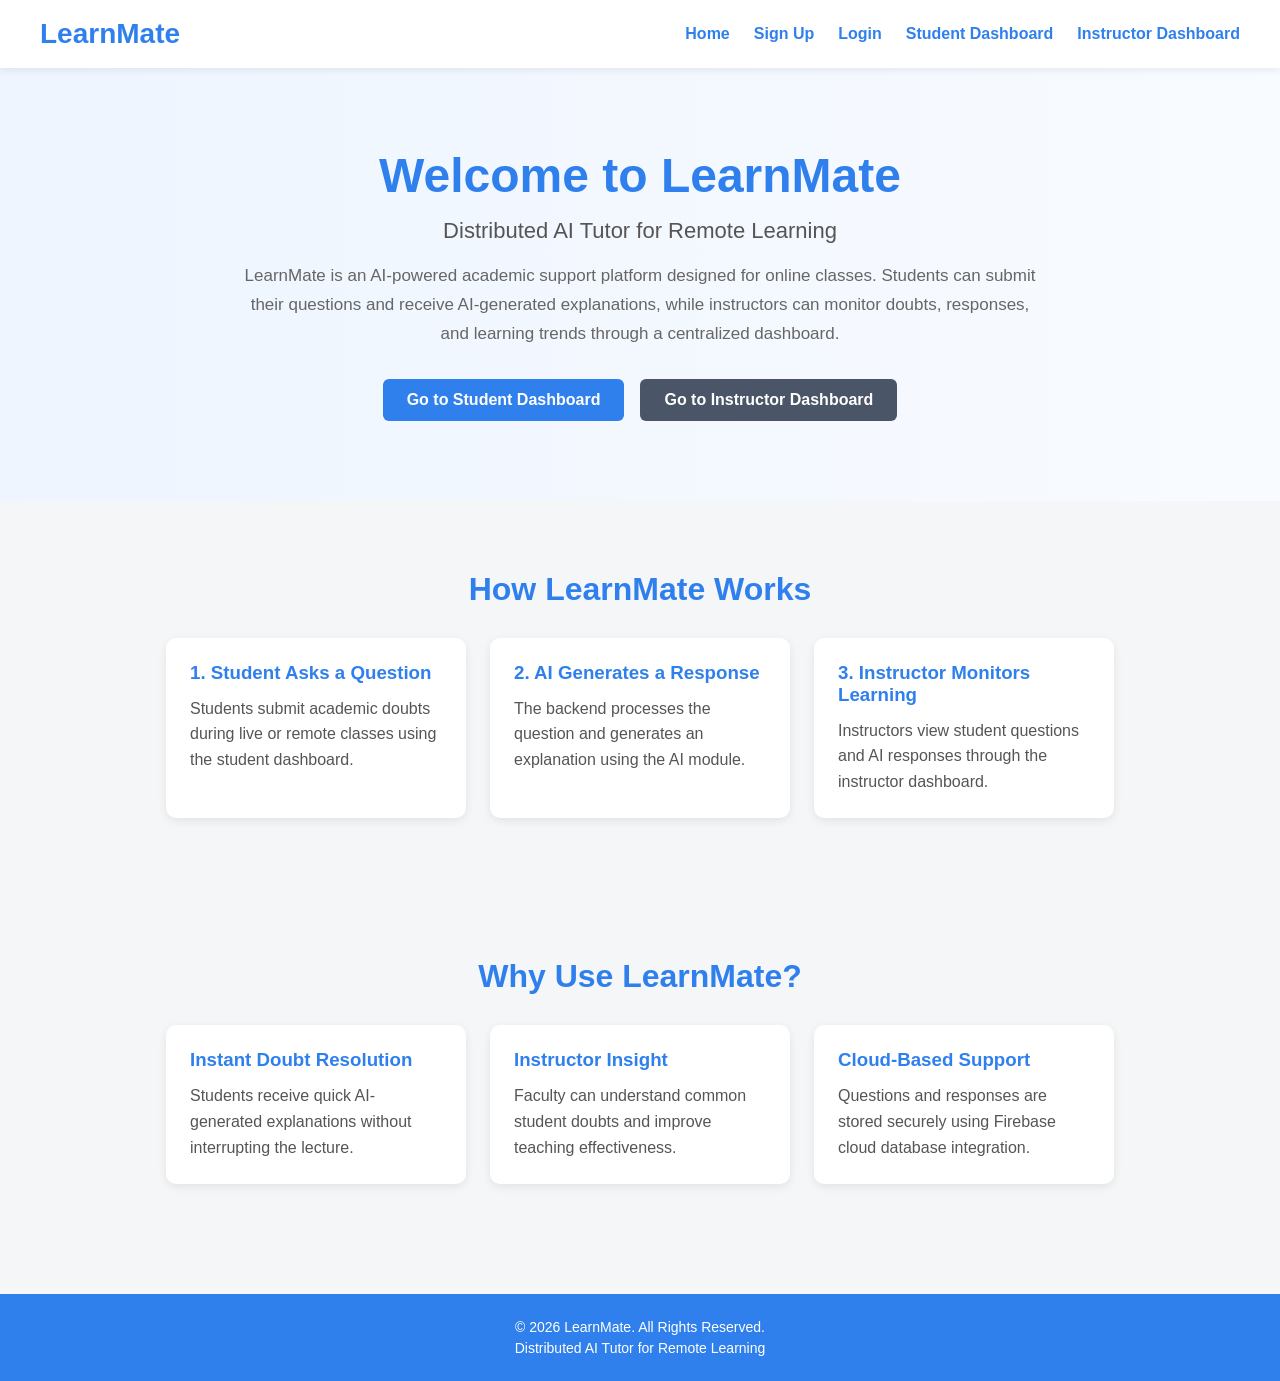
<file: frontend/index.html>
<!DOCTYPE html>
<html lang="en">
<head>
    <meta charset="UTF-8">
    <meta name="viewport" content="width=device-width, initial-scale=1.0">
    <title>LearnMate - Home</title>
    <link rel="stylesheet" href="style.css">
</head>
<body>

<nav class="navbar">
        <div class="logo">LearnMate</div>
        <div class="nav-links">
            <a href="index.html">Home</a>
            <a href="signup.html">Sign Up</a>
            <a href="login.html">Login</a>
            <a href="student.html">Student Dashboard</a>
            <a href="instructor.html">Instructor Dashboard</a>
        </div>
    </nav>
	
	

    <section class="home-hero">
        <div class="home-content">
            <h1>Welcome to LearnMate</h1>
            <p class="tagline">Distributed AI Tutor for Remote Learning</p>
            <p class="description">
                LearnMate is an AI-powered academic support platform designed for online classes.
                Students can submit their questions and receive AI-generated explanations, while instructors
                can monitor doubts, responses, and learning trends through a centralized dashboard.
            </p>

            <div class="buttons">
                <a class="btn" href="student.html">Go to Student Dashboard</a>
                <a class="btn secondary-btn" href="instructor.html">Go to Instructor Dashboard</a>
            </div>
        </div>
    </section>

    <section class="workflow">
        <h2>How LearnMate Works</h2>

        <div class="workflow-box">
            <div class="step">
                <h3>1. Student Asks a Question</h3>
                <p>Students submit academic doubts during live or remote classes using the student dashboard.</p>
            </div>

            <div class="step">
                <h3>2. AI Generates a Response</h3>
                <p>The backend processes the question and generates an explanation using the AI module.</p>
            </div>

            <div class="step">
                <h3>3. Instructor Monitors Learning</h3>
                <p>Instructors view student questions and AI responses through the instructor dashboard.</p>
            </div>
        </div>
    </section>

    <section class="features-section">
        <h2>Why Use LearnMate?</h2>
        <div class="workflow-box">
            <div class="step">
                <h3>Instant Doubt Resolution</h3>
                <p>Students receive quick AI-generated explanations without interrupting the lecture.</p>
            </div>

            <div class="step">
                <h3>Instructor Insight</h3>
                <p>Faculty can understand common student doubts and improve teaching effectiveness.</p>
            </div>

            <div class="step">
                <h3>Cloud-Based Support</h3>
                <p>Questions and responses are stored securely using Firebase cloud database integration.</p>
            </div>
        </div>
    </section>

    <footer class="footer">
        <p>© 2026 LearnMate. All Rights Reserved.</p>
        <p>Distributed AI Tutor for Remote Learning</p>
    </footer>

</body>
</html>
</file>
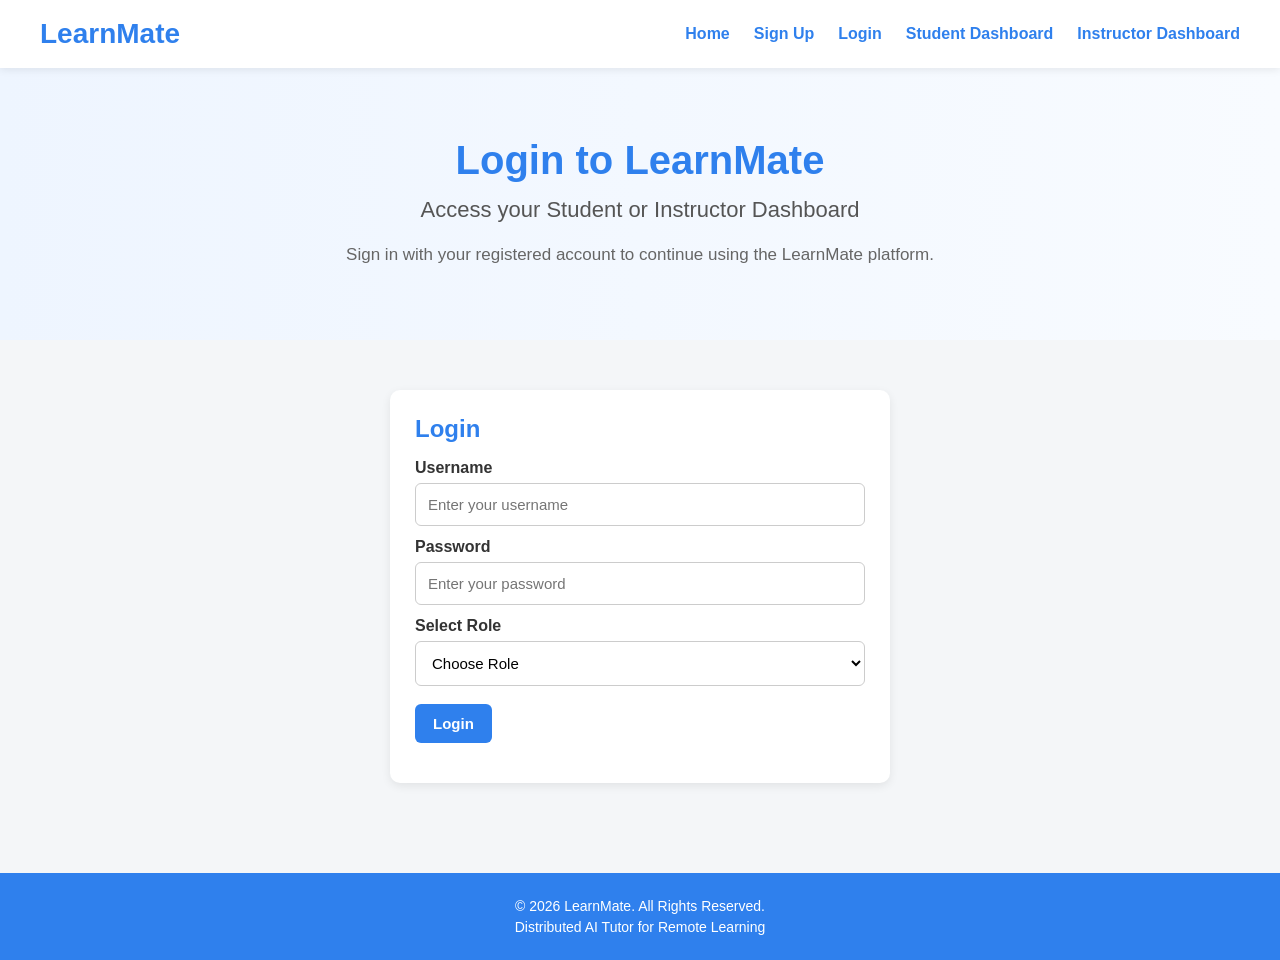
<file: frontend/instructor.html>
<!DOCTYPE html>
<html lang="en">
<head>
    <meta charset="UTF-8">
    <meta name="viewport" content="width=device-width, initial-scale=1.0">
    <title>LearnMate - Instructor Dashboard</title>
    <link rel="stylesheet" href="style.css">
</head>
<body>

    <nav class="navbar">
        <div class="logo">LearnMate</div>
        <div class="nav-links" id="navLinks"></div>
    </nav>

    <section class="instructor-dashboard">
        <h1>Instructor Dashboard</h1>
        <p class="dashboard-subtitle">Monitor student questions, AI-generated responses, feedback, and subject-wise trends</p>

        <div class="analytics-grid">
            <div class="analytics-card">
                <h3>Total Questions</h3>
                <p id="totalQuestions">0</p>
            </div>

            <div class="analytics-card">
                <h3>Not Satisfied Alerts</h3>
                <p id="notSatisfiedCount">0</p>
            </div>

            <div class="analytics-card">
                <h3>Topic Analytics</h3>
                <ul id="topicAnalyticsList">
                    <li>No topic analytics available yet.</li>
                </ul>
            </div>
        </div>

        <div class="dashboard-topbar">

            <div class="left">
                <div id="subj_filter">
                    <label for="subjectFilter"><b>Filter by Subject:</b></label>
                    <select id="subjectFilter" onchange="loadQuestions()">
                        <option value="All">All Subjects</option>
                    </select>
                </div>
                <button onclick="loadQuestions()">↻ Refresh Questions</button>
            </div>

            <div class="middle">
                <div id="subjectLabel" style="display:none;">
                    <div class="subject-name-display" id="subjectLabelText"></div>
                </div>
                <p id="lastUpdated" class="last-updated">Last Updated: --</p>
            </div>

            <div class="right">
                <button class="single-date-btn" onclick="document.getElementById('singleDate').showPicker()">
                    <span>📅</span>
                    <span id="dateDisplay">Select Date</span>
                </button>
                <input type="date" id="singleDate" onchange="onSingleDateChange(this.value)" style="position:absolute;opacity:0;pointer-events:none;width:0;height:0;" />
                <div class="date_name">
                    <button id="btnToday" onclick="setToday()">Today</button>
                    <button id="btnWeek" onclick="setThisWeek()">This Week</button>
                    <button id="btnClear" class="clear-btn" onclick="clearDateFilter()">Clear</button>
                </div>
            </div>

        </div>

        <div class="table-container">
            <table id="questionTable">
                <thead>
                    <tr>
                        <th>Student</th>
                        <th>Subject</th>
                        <th>Question</th>
                        <th>AI Response</th>
                        <th>Time</th>
                        <th>Feedback</th>
                    </tr>
                </thead>
                <tbody>
                    <tr>
                        <td colspan="6" style="text-align:center;">No questions available yet.</td>
                    </tr>
                </tbody>
            </table>
        </div>
    </section>

    <footer class="footer">
        <p>© 2026 LearnMate. All Rights Reserved.</p>
        <p>Distributed AI Tutor for Remote Learning</p>
    </footer>

    <script>
        let instructorSubject = "All";
        let allQuestions = [];
        let activeDateMode = null; 
        function loadInstructorNavbar() {
            const user = JSON.parse(localStorage.getItem("learnmateUser"));

            if (!user || user.role !== "instructor") {
                alert("Please login as an instructor first.");
                window.location.href = "login.html";
                return;
            }

            instructorSubject = user.subject || "All";

            document.getElementById("navLinks").innerHTML = `
                <a href="index.html">Home</a>
                <a href="instructor.html">Instructor Dashboard</a>
                <a href="#" onclick="logoutUser()">Logout</a>
            `;

            if (instructorSubject && instructorSubject !== "All") {
                document.getElementById("subj_filter").style.display = "none";
                document.getElementById("subjectLabel").style.display = "block";
                document.getElementById("subjectLabelText").textContent = instructorSubject;
            } else {
                document.getElementById("subj_filter").style.display = "block";
                document.getElementById("subjectLabel").style.display = "none";
            }
        }

        function logoutUser() {
            localStorage.removeItem("learnmateUser");
            window.location.href = "login.html";
        }

        function getActiveSubject() {
            if (instructorSubject && instructorSubject !== "All") return instructorSubject;
            return document.getElementById("subjectFilter").value;
        }

        function toDateString(date) {
            const year = date.getFullYear();
            const month = String(date.getMonth() + 1).padStart(2, "0");
            const day = String(date.getDate()).padStart(2, "0");
            return `${year}-${month}-${day}`;
        }

        function fmt(d) {
            return d.toLocaleDateString('en-US', { month: 'short', day: 'numeric', year: 'numeric' });
        }

        function setQuickActive(id) {
            ['btnToday', 'btnWeek'].forEach(b => document.getElementById(b).classList.remove('active'));
            if (id) document.getElementById(id).classList.add('active');
        }

        function onSingleDateChange(val) {
            setQuickActive(null);
            if (!val) { clearDateFilter(); return; }
            activeDateMode = 'single';
            const d = new Date(val + 'T00:00:00');
            document.getElementById('dateDisplay').textContent = fmt(d);
            applyDateFilter();
        }

        function setToday() {
            const today = toDateString(new Date());
            document.getElementById("singleDate").value = today;
            document.getElementById("dateDisplay").textContent = "Today — " + fmt(new Date());
            activeDateMode = 'today';
            setQuickActive('btnToday');
            applyDateFilter();
        }

        function setThisWeek() {
            const now = new Date();
            const dayOfWeek = now.getDay();
            const monday = new Date(now);
            monday.setDate(now.getDate() - (dayOfWeek === 0 ? 6 : dayOfWeek - 1));
            document.getElementById("singleDate").value = "";
            document.getElementById("dateDisplay").textContent = fmt(monday) + " – " + fmt(now);
            activeDateMode = 'week';
            setQuickActive('btnWeek');
            document.getElementById("singleDate").dataset.weekFrom = toDateString(monday);
            document.getElementById("singleDate").dataset.weekTo = toDateString(now);
            applyDateFilter();
        }

        function clearDateFilter() {
            document.getElementById("singleDate").value = "";
            document.getElementById("dateDisplay").textContent = "Select Date";
            activeDateMode = null;
            setQuickActive(null);
            applyDateFilter();
        }

        function applyDateFilter() {
            let filtered = [...allQuestions];

            if (activeDateMode === 'single' || activeDateMode === 'today') {
                const val = document.getElementById("singleDate").value;
                if (val) {
                    const from = new Date(val + "T00:00:00");
                    const to = new Date(val + "T23:59:59");
                    filtered = filtered.filter(q => {
                        const t = new Date(q.timestamp);
                        return t >= from && t <= to;
                    });
                }
            } else if (activeDateMode === 'week') {
                const fromVal = document.getElementById("singleDate").dataset.weekFrom;
                const toVal = document.getElementById("singleDate").dataset.weekTo;
                if (fromVal) {
                    const from = new Date(fromVal + "T00:00:00");
                    filtered = filtered.filter(q => new Date(q.timestamp) >= from);
                }
                if (toVal) {
                    const to = new Date(toVal + "T23:59:59");
                    filtered = filtered.filter(q => new Date(q.timestamp) <= to);
                }
            }

            document.getElementById("totalQuestions").innerText = filtered.length;

            const notSatisfiedCount = filtered.filter(q => q.satisfaction_status === "not_satisfied").length;
            document.getElementById("notSatisfiedCount").innerText = notSatisfiedCount + " / " + filtered.length;

            renderTable(filtered);
        }

        function renderTable(questions) {
            const tableBody = document.querySelector("#questionTable tbody");
            tableBody.innerHTML = "";

            if (!questions || questions.length === 0) {
                tableBody.innerHTML =
                    '<tr><td colspan="6" style="text-align:center;">No questions found for selected date range.</td></tr>';
                return;
            }

            questions.forEach(q => {
                const row = document.createElement("tr");

                let feedbackText = "Pending";
                if (q.satisfaction_status === "satisfied") feedbackText = "Satisfied";
                else if (q.satisfaction_status === "not_satisfied") feedbackText = "Not Satisfied";

                row.innerHTML =
                    "<td>" + q.student_name + "</td>" +
                    "<td>" + (q.subject || "-") + "</td>" +
                    "<td>" + q.question_text + "</td>" +
                    "<td>" + q.ai_response + "</td>" +
                    "<td>" + new Date(q.timestamp).toLocaleString('en-US', {
                        timeZone: 'America/New_York',
                        year: 'numeric',
                        month: 'short',
                        day: 'numeric',
                        hour: '2-digit',
                        minute: '2-digit',
                        second: '2-digit'
                    }) + "</td>" +
                    "<td>" + feedbackText + "</td>";

                tableBody.appendChild(row);
            });
        }

        async function loadQuestions() {
            try {
                const activeSubject = getActiveSubject();
                const response = await fetch("https://learnmate-backend-a96w.onrender.com/instructor-dashboard?subject=" + encodeURIComponent(activeSubject));
                const data = await response.json();

                document.getElementById("lastUpdated").innerText =
                    "Last Updated: " + new Date().toLocaleTimeString();

                allQuestions = data.questions || [];

                if (instructorSubject === "All") {
                    const subjectFilter = document.getElementById("subjectFilter");
                    const currentValue = subjectFilter.value;
                    subjectFilter.innerHTML = '<option value="All">All Subjects</option>';
                    (data.subjects || []).forEach(subject => {
                        const option = document.createElement("option");
                        option.value = subject;
                        option.textContent = subject;
                        subjectFilter.appendChild(option);
                    });
                    if ([...subjectFilter.options].some(o => o.value === currentValue)) {
                        subjectFilter.value = currentValue;
                    } else {
                        subjectFilter.value = "All";
                    }
                }

                const topicList = document.getElementById("topicAnalyticsList");
                topicList.innerHTML = "";
                const topicEntries = Object.entries(data.topic_analytics || {})
                    .sort((a, b) => b[1] - a[1])
                    .slice(0, 5);

                if (topicEntries.length === 0) {
                    topicList.innerHTML = "<li>No topic analytics available yet.</li>";
                } else {
                    topicEntries.forEach(([topic, count]) => {
                        const li = document.createElement("li");
                        li.innerHTML = "<b>" + topic + "</b> — " + count + " question(s)";
                        topicList.appendChild(li);
                    });
                }

                applyDateFilter();

            } catch (error) {
                const tableBody = document.querySelector("#questionTable tbody");
                tableBody.innerHTML =
                    '<tr><td colspan="6" style="text-align:center;">Unable to load instructor dashboard data.</td></tr>';
                document.getElementById("topicAnalyticsList").innerHTML =
                    "<li>Unable to load topic analytics.</li>";
                document.getElementById("notSatisfiedCount").innerText = "0";
            }
        }

        async function initDashboard() {
            loadInstructorNavbar();

            if (instructorSubject === "All") {
                try {
                    const response = await fetch("https://learnmate-backend-a96w.onrender.com/instructor-dashboard?subject=All");
                    const data = await response.json();
                    const subjectFilter = document.getElementById("subjectFilter");
                    subjectFilter.innerHTML = '<option value="All">All Subjects</option>';
                    (data.subjects || []).forEach(subject => {
                        const option = document.createElement("option");
                        option.value = subject;
                        option.textContent = subject;
                        subjectFilter.appendChild(option);
                    });
                } catch (e) {
                    console.error("Failed to load subjects:", e);
                }
            }

            loadQuestions();
            setInterval(loadQuestions, 5000);
        }

        initDashboard();
    </script>

</body>
</html>
</file>
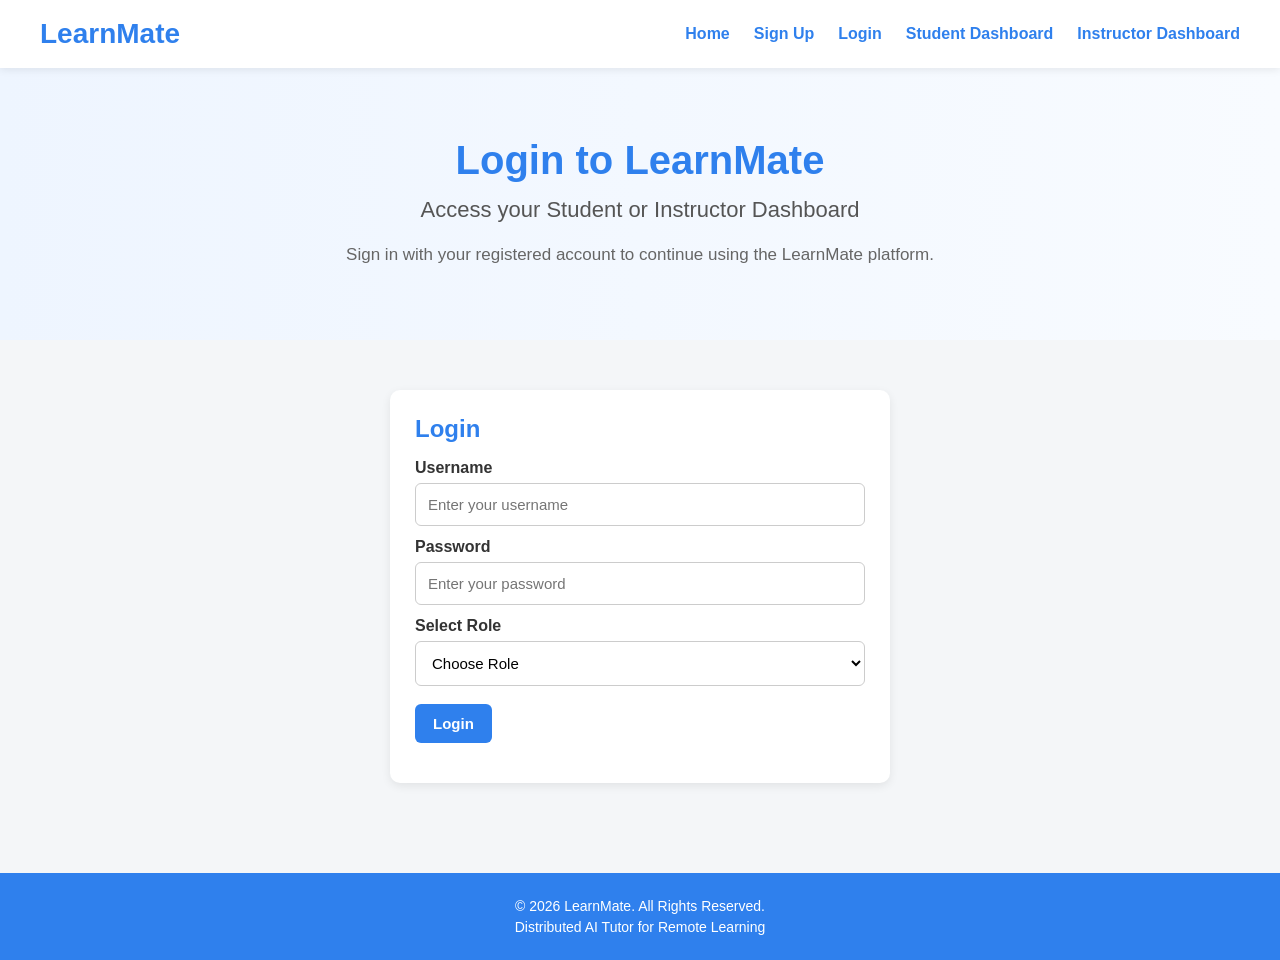
<file: frontend/login.html>
<!DOCTYPE html>
<html lang="en">
<head>
    <meta charset="UTF-8">
    <meta name="viewport" content="width=device-width, initial-scale=1.0">
    <title>LearnMate - Login</title>
    <link rel="stylesheet" href="style.css">
</head>
<body>

    <nav class="navbar">
        <div class="logo">LearnMate</div>
        <div class="nav-links">
            <a href="index.html">Home</a>
            <a href="signup.html">Sign Up</a>
            <a href="login.html">Login</a>
            <a href="student.html">Student Dashboard</a>
            <a href="instructor.html">Instructor Dashboard</a>
        </div>
    </nav>

    <section class="hero">
        <div class="hero-text">
            <h1>Login to LearnMate</h1>
            <p class="tagline">Access your Student or Instructor Dashboard</p>
            <p class="description">
                Sign in with your registered account to continue using the LearnMate platform.
            </p>
        </div>
    </section>

    <section class="dashboard">
        <div class="ask-section" style="max-width:500px; margin:auto;">
            <h2>Login</h2>

            <label for="username">Username</label>
            <input type="text" id="username" placeholder="Enter your username">

            <label for="password">Password</label>
            <input type="password" id="password" placeholder="Enter your password">

            <label for="role">Select Role</label>
            <select id="role" onchange="handleRoleChange()">
                <option value="">Choose Role</option>
                <option value="student">Student</option>
                <option value="instructor">Instructor</option>
            </select>

            <div id="subjectDiv" style="display:none; margin-top:8px;">
                <label for="instructorSubject">Your Subject</label>
                <select id="instructorSubject">
                    <option value="">Select your subject</option>
                    <option value="Distributed Systems">Distributed Systems</option>
                    <option value="English">English</option>
                    <option value="Math">Math</option>
                    <option value="Database Systems">Database Systems</option>
                    <option value="Cloud Computing">Cloud Computing</option>
                    <option value="All">All Subjects</option>
                </select>
            </div>

            <button onclick="loginUser()">Login</button>

            <p id="loginMessage" style="margin-top:15px; color:#2f80ed;"></p>
        </div>
    </section>

    <footer class="footer">
        <p>© 2026 LearnMate. All Rights Reserved.</p>
        <p>Distributed AI Tutor for Remote Learning</p>
    </footer>

    <script>
        function handleRoleChange() {
            const role = document.getElementById("role").value;
            const subjectDiv = document.getElementById("subjectDiv");
            subjectDiv.style.display = role === "instructor" ? "block" : "none";
            if (role !== "instructor") {
                document.getElementById("instructorSubject").value = "";
            }
        }

        async function loginUser() {
            const username = document.getElementById("username").value.trim();
            const password = document.getElementById("password").value.trim();
            const role = document.getElementById("role").value;
            const message = document.getElementById("loginMessage");

            if (username === "" || password === "" || role === "") {
                message.innerText = "Please fill all fields.";
                return;
            }

            if (role === "instructor") {
                const subject = document.getElementById("instructorSubject").value;
                if (!subject) {
                    message.innerText = "Please select your subject.";
                    return;
                }
            }

            try {
                const response = await fetch("https://learnmate-backend-a96w.onrender.com/login", {
                    method: "POST",
                    headers: {
                        "Content-Type": "application/json"
                    },
                    body: JSON.stringify({
                        username: username,
                        password: password,
                        role: role
                    })
                });

                const result = await response.json();
                message.innerText = result.message;

                if (result.message === "Login successful") {
                    if (result.role === "instructor") {
                        result.subject = document.getElementById("instructorSubject").value;
                    }

                    localStorage.setItem("learnmateUser", JSON.stringify(result));

                    if (result.role === "student") {
                        setTimeout(() => {
                            window.location.href = "student.html";
                        }, 1000);
                    } else if (result.role === "instructor") {
                        setTimeout(() => {
                            window.location.href = "instructor.html";
                        }, 1000);
                    }
                }
            } catch (error) {
                message.innerText = "Unable to connect to the backend server.";
            }
        }
    </script>

</body>
</html>
</file>
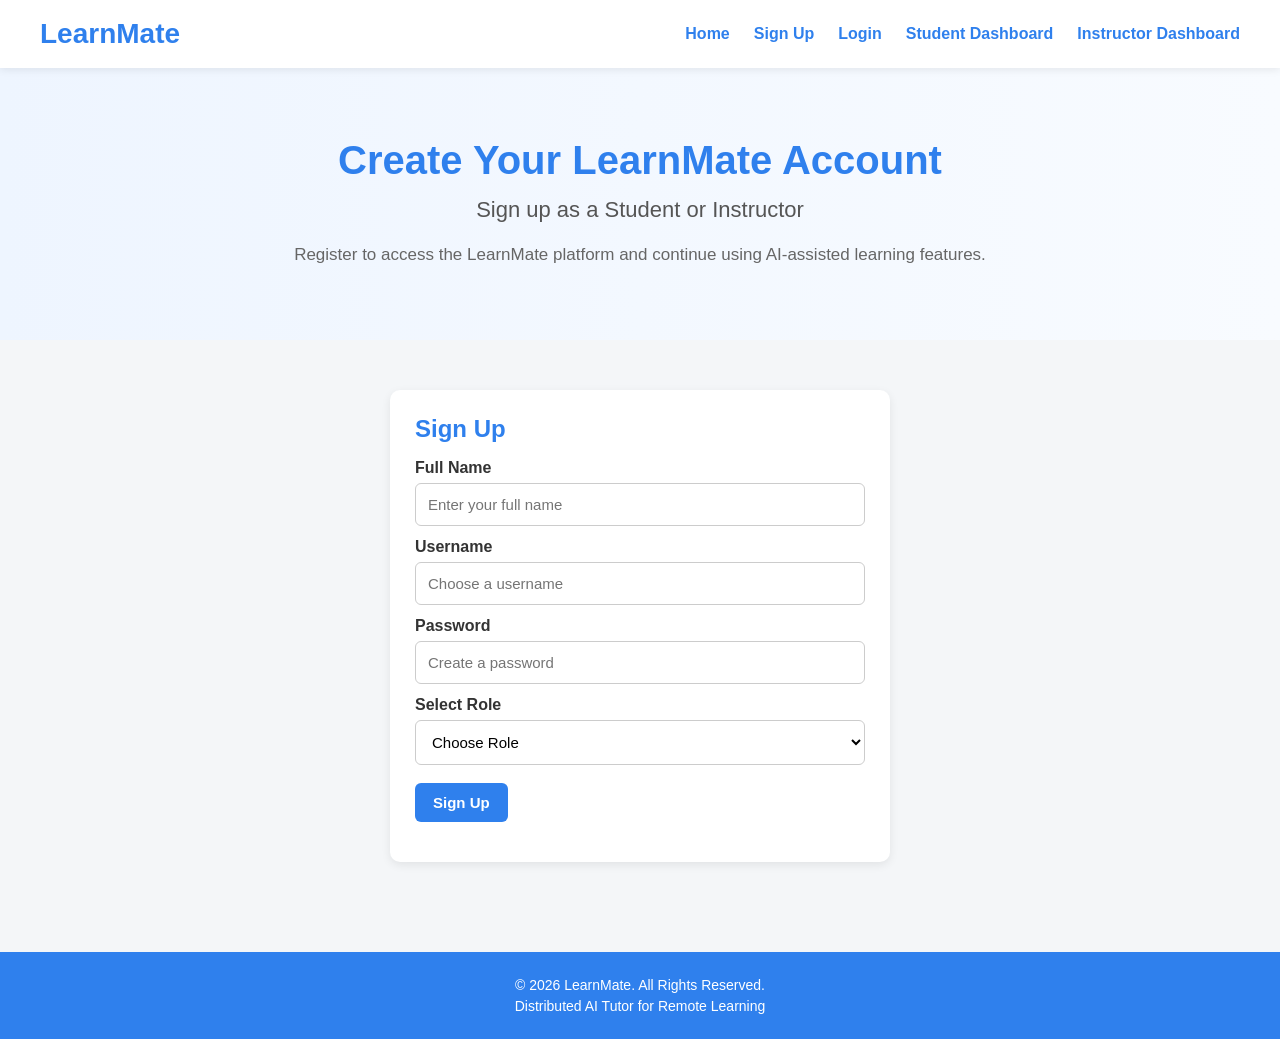
<file: frontend/signup.html>
<!DOCTYPE html>
<html lang="en">
<head>
    <meta charset="UTF-8">
    <meta name="viewport" content="width=device-width, initial-scale=1.0">
    <title>LearnMate - Sign Up</title>
    <link rel="stylesheet" href="style.css">
</head>
<body>

    <nav class="navbar">
        <div class="logo">LearnMate</div>
        <div class="nav-links">
            <a href="index.html">Home</a>
            <a href="signup.html">Sign Up</a>
            <a href="login.html">Login</a>
            <a href="student.html">Student Dashboard</a>
            <a href="instructor.html">Instructor Dashboard</a>
        </div>
    </nav>

    <section class="hero">
        <div class="hero-text">
            <h1>Create Your LearnMate Account</h1>
            <p class="tagline">Sign up as a Student or Instructor</p>
            <p class="description">
                Register to access the LearnMate platform and continue using AI-assisted learning features.
            </p>
        </div>
    </section>

    <section class="dashboard">
        <div class="ask-section" style="max-width:500px; margin:auto;">
            <h2>Sign Up</h2>

            <label for="name">Full Name</label>
            <input type="text" id="name" placeholder="Enter your full name">

            <label for="username">Username</label>
            <input type="text" id="username" placeholder="Choose a username">

            <label for="password">Password</label>
            <input type="password" id="password" placeholder="Create a password">

            <label for="role">Select Role</label>
            <select id="role">
                <option value="">Choose Role</option>
                <option value="student">Student</option>
                <option value="instructor">Instructor</option>
            </select>

            <button onclick="signupUser()">Sign Up</button>

            <p id="signupMessage" style="margin-top:15px; color:#2f80ed;"></p>
        </div>
    </section>

    <footer class="footer">
        <p>© 2026 LearnMate. All Rights Reserved.</p>
        <p>Distributed AI Tutor for Remote Learning</p>
    </footer>

    <script>
        async function signupUser() {
            const name = document.getElementById("name").value.trim();
            const username = document.getElementById("username").value.trim();
            const password = document.getElementById("password").value.trim();
            const role = document.getElementById("role").value;
            const message = document.getElementById("signupMessage");

            if (name === "" || username === "" || password === "" || role === "") {
                message.innerText = "Please fill all fields.";
                return;
            }

            try {
                const response = await fetch("https://learnmate-backend-a96w.onrender.com/signup", {
                    method: "POST",
                    headers: {
                        "Content-Type": "application/json"
                    },
                    body: JSON.stringify({
                        name: name,
                        username: username,
                        password: password,
                        role: role
                    })
                });

                const result = await response.json();
                message.innerText = result.message;

                if (result.message === "Signup successful") {
                    setTimeout(() => {
                        window.location.href = "login.html";
                    }, 1000);
                }
            } catch (error) {
                message.innerText = "Unable to connect to the backend server.";
            }
        }
    </script>

</body>
</html>
</file>
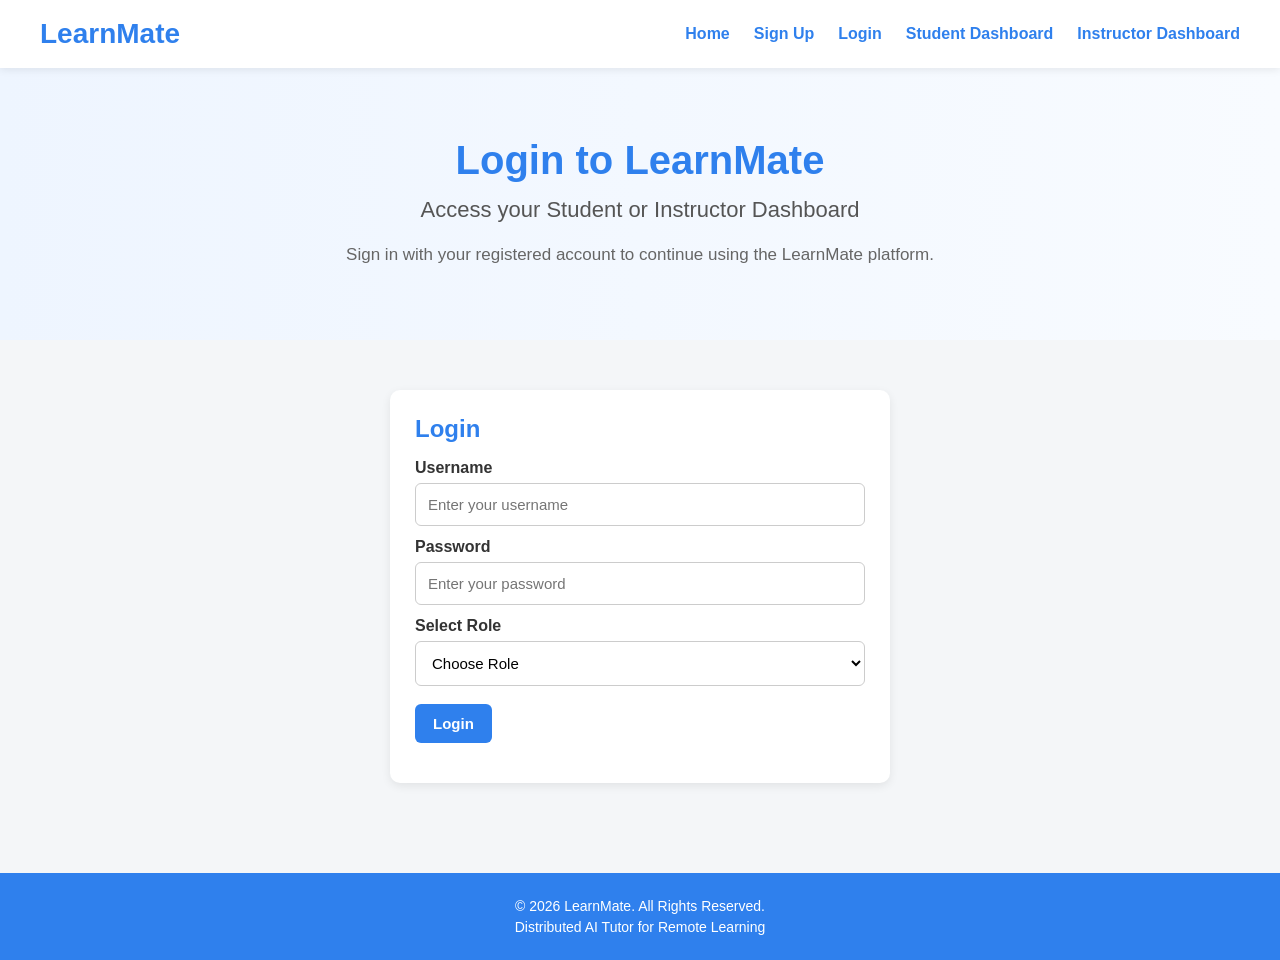
<file: frontend/student.html>
<!DOCTYPE html>
<html lang="en">
<head>
    <meta charset="UTF-8">
    <meta name="viewport" content="width=device-width, initial-scale=1.0">
    <title>LearnMate - Student Dashboard</title>
    <link rel="stylesheet" href="style.css">
</head>
<body>

    <nav class="navbar">
        <div class="logo">LearnMate</div>
        <div class="nav-links" id="navLinks"></div>
    </nav>

    <section class="hero">
        <div class="hero-text">
            <h1>Welcome to the Student Dashboard</h1>
            <p class="tagline">AI-Powered Tutor for Remote Learning</p>
            <p class="description">
                Ask your academic questions and get instant AI-generated explanations to support your learning during class.
            </p>
        </div>
    </section>

    <section class="dashboard">
        <div class="ask-section">
            <h2>Ask the AI Tutor</h2>

            <label for="studentName">Student Name</label>
            <input type="text" id="studentName" placeholder="Enter your name">

            <label for="subjectSelect">Subject / Class</label>
            <select id="subjectSelect" onchange="handleSubjectChange()">
                <option value="">Select Subject</option>
                <option value="Distributed Systems">Distributed Systems</option>
                <option value="English">English</option>
                <option value="Math">Math</option>
                <option value="Database Systems">Database Systems</option>
                <option value="Cloud Computing">Cloud Computing</option>
                <option value="Other">Other (Not listed)</option>
            </select>

            <div id="customSubjectDiv" style="display:none; margin-top:8px;">
                <label for="customSubject">Enter your subject name</label>
                <input type="text" id="customSubject" placeholder="e.g. Python, Machine Learning...">
            </div>

            <label for="questionInput">Your Question</label>
            <textarea id="questionInput" placeholder="Type your question here..."></textarea>

            <button onclick="askQuestion()">Send Question</button>
        </div>

        <div class="response-section">
            <h2>AI Tutor Response</h2>
            <div class="response-card">
                <p id="questionDisplay">Your submitted question will appear here.</p>
                <p id="aiResponse">The AI-generated answer will appear here.</p>

                <div id="feedbackSection" style="display:none; margin-top:15px;">
                    <p><b>Was this answer helpful?</b></p>
                    <button onclick="submitFeedback('satisfied')">Satisfied</button>
                    <button onclick="submitFeedback('not_satisfied')">Not Satisfied</button>
                    <p id="feedbackMessage" style="margin-top:10px; color:#2f80ed;"></p>
                </div>
            </div>
        </div>
    </section>

    <footer class="footer">
        <p>© 2026 LearnMate. All Rights Reserved.</p>
        <p>Distributed AI Tutor for Remote Learning</p>
    </footer>

    <script>
        let currentQuestionId = null;

        function loadStudentNavbar() {
            const user = JSON.parse(localStorage.getItem("learnmateUser"));

            if (!user || user.role !== "student") {
                alert("Please login as a student first.");
                window.location.href = "login.html";
                return;
            }

            document.getElementById("studentName").value = user.name || "";

            document.getElementById("navLinks").innerHTML = `
                <a href="index.html">Home</a>
                <a href="student.html">Student Dashboard</a>
                <a href="#" onclick="logoutUser()">Logout</a>
            `;
        }

        function logoutUser() {
            localStorage.removeItem("learnmateUser");
            window.location.href = "login.html";
        }

        function handleSubjectChange() {
            const selected = document.getElementById("subjectSelect").value;
            const customDiv = document.getElementById("customSubjectDiv");
            customDiv.style.display = selected === "Other" ? "block" : "none";
            if (selected !== "Other") {
                document.getElementById("customSubject").value = "";
            }
        }

        async function askQuestion() {
            const name = document.getElementById("studentName").value.trim();
            const selected = document.getElementById("subjectSelect").value;
            const question = document.getElementById("questionInput").value.trim();

            if (name === "" || selected === "" || question === "") {
                alert("Please enter your name, select subject, and type your question.");
                return;
            }

            let subject = selected;
            if (selected === "Other") {
                subject = document.getElementById("customSubject").value.trim();
                if (!subject) {
                    alert("Please enter your subject name.");
                    return;
                }
            }

            try {
                const response = await fetch("https://learnmate-backend-a96w.onrender.com/submit-question", {
                    method: "POST",
                    headers: {
                        "Content-Type": "application/json"
                    },
                    body: JSON.stringify({
                        student_name: name,
                        subject: subject,
                        question_text: question
                    })
                });

                const result = await response.json();

                currentQuestionId = result.question_id;

                document.getElementById("questionDisplay").innerHTML =
                    "<b>Student:</b> " + name +
                    "<br><b>Subject:</b> " + subject +
                    "<br><b>Question:</b> " + question;

                document.getElementById("aiResponse").innerHTML =
                    "<b>AI Response:</b> " + result.ai_response +
                    "<br><b>Time:</b> " + new Date(result.timestamp).toLocaleString('en-US', {
                        timeZone: 'America/New_York',
                        year: 'numeric',
                        month: 'short',
                        day: 'numeric',
                        hour: '2-digit',
                        minute: '2-digit',
                        second: '2-digit'
                    });

                document.getElementById("feedbackSection").style.display = "block";
                document.getElementById("feedbackMessage").innerText = "";
                document.getElementById("questionInput").value = "";

                document.getElementById("subjectSelect").value = "";
                document.getElementById("customSubjectDiv").style.display = "none";
                document.getElementById("customSubject").value = "";

            } catch (error) {
                document.getElementById("aiResponse").innerHTML =
                    "<b>Error:</b> Unable to connect to the backend server.";
            }
        }

        async function submitFeedback(status) {
            if (!currentQuestionId) return;

            try {
                const response = await fetch("https://learnmate-backend-a96w.onrender.com/submit-feedback", {
                    method: "POST",
                    headers: {
                        "Content-Type": "application/json"
                    },
                    body: JSON.stringify({
                        question_id: currentQuestionId,
                        satisfaction_status: status
                    })
                });

                await response.json();

                if (status === "satisfied") {
                    document.getElementById("feedbackMessage").innerText =
                        "Thank you. Your feedback has been recorded.";
                } else {
                    document.getElementById("feedbackMessage").innerText =
                        "Your feedback has been sent to the instructor.";
                }
            } catch (error) {
                document.getElementById("feedbackMessage").innerText =
                    "Unable to submit feedback.";
            }
        }

        loadStudentNavbar();
    </script>

</body>
</html>
</file>
<file: frontend/style.css>
*{
    margin:0;
    padding:0;
    box-sizing:border-box;
}

body{
    font-family: Arial, sans-serif;
    background:#f4f6f8;
    color:#333;
}

.navbar{
    display:flex;
    justify-content:space-between;
    align-items:center;
    background:#ffffff;
    padding:18px 40px;
    box-shadow:0 2px 8px rgba(0,0,0,0.08);
    position:sticky;
    top:0;
    z-index:1000;
}

.logo{
    font-size:28px;
    font-weight:bold;
    color:#2f80ed;
}

.nav-links{
    display:flex;
    gap:24px;
}

.nav-links a{
    text-decoration:none;
    font-size:16px;
    font-weight:600;
    color:#2f80ed;
    transition:0.3s;
}

.nav-links a:hover{
    color:#1c5fd1;
}

.home-hero{
    padding:80px 10%;
    text-align:center;
    background:linear-gradient(to right, #eef5ff, #f8fbff);
}

.home-content h1{
    font-size:48px;
    color:#2f80ed;
    margin-bottom:15px;
}

.tagline{
    font-size:22px;
    color:#555;
    margin-bottom:18px;
}

.description{
    max-width:800px;
    margin:0 auto;
    line-height:1.7;
    color:#666;
    font-size:17px;
}

.buttons{
    margin-top:30px;
    display:flex;
    justify-content:center;
    gap:16px;
    flex-wrap:wrap;
}

.btn{
    text-decoration:none;
    background:#2f80ed;
    color:white;
    padding:12px 24px;
    border-radius:6px;
    font-size:16px;
    font-weight:600;
    transition:0.3s;
}

.btn:hover{
    background:#1c5fd1;
}

.secondary-btn{
    background:#4a5568;
}

.secondary-btn:hover{
    background:#2d3748;
}

.workflow,
.features-section{
    padding:70px 10%;
    text-align:center;
}

.workflow h2,
.features-section h2{
    color:#2f80ed;
    margin-bottom:30px;
    font-size:32px;
}

.workflow-box{
    display:flex;
    justify-content:center;
    gap:24px;
    flex-wrap:wrap;
}

.step{
    background:white;
    padding:24px;
    width:300px;
    border-radius:10px;
    box-shadow:0 3px 10px rgba(0,0,0,0.08);
    text-align:left;
}

.step h3{
    color:#2f80ed;
    margin-bottom:12px;
}

.step p{
    color:#555;
    line-height:1.6;
}

.hero{
    padding:70px 10%;
    text-align:center;
    background:linear-gradient(to right, #eef5ff, #f8fbff);
}

.hero-text h1{
    font-size:40px;
    color:#2f80ed;
    margin-bottom:14px;
}

.dashboard{
    display:flex;
    gap:30px;
    padding:50px 10%;
    flex-wrap:wrap;
}

.ask-section,
.response-section{
    flex:1;
    min-width:320px;
    background:white;
    padding:25px;
    border-radius:10px;
    box-shadow:0 3px 10px rgba(0,0,0,0.08);
}

.ask-section h2,
.response-section h2{
    color:#2f80ed;
    margin-bottom:16px;
}

.ask-section label{
    display:block;
    margin-top:12px;
    margin-bottom:6px;
    font-weight:600;
}

.ask-section input,
.ask-section select,
.ask-section textarea{
    width:100%;
    padding:12px;
    border:1px solid #ccc;
    border-radius:6px;
    font-size:15px;
    background:white;
}

.ask-section textarea{
    min-height:140px;
    resize:vertical;
}

.ask-section button,
.dashboard-topbar button,
#feedbackSection button{
    margin-top:18px;
    margin-right:10px;
    padding:11px 18px;
    background:#2f80ed;
    color:white;
    border:none;
    border-radius:6px;
    cursor:pointer;
    font-size:15px;
    font-weight:600;
}

.ask-section button:hover,
.dashboard-topbar button:hover,
#feedbackSection button:hover{
    background:#1c5fd1;
}

.response-card{
    background:#f8fafc;
    border:1px solid #e2e8f0;
    padding:18px;
    border-radius:8px;
    min-height:180px;
    line-height:1.7;
}

.instructor-dashboard{
    padding:60px 8%;
}

.instructor-dashboard h1{
    color:#2f80ed;
    margin-bottom:10px;
    text-align:center;
}

.dashboard-subtitle{
    text-align:center;
    color:#666;
    margin-bottom:24px;
}

.analytics-grid{
    display:grid;
    grid-template-columns: repeat(auto-fit, minmax(240px, 1fr));
    gap:20px;
    margin-bottom:25px;
}

.analytics-card{
    background:white;
    padding:20px;
    border-radius:10px;
    box-shadow:0 3px 10px rgba(0,0,0,0.08);
}

.analytics-card h3{
    color:#2f80ed;
    margin-bottom:12px;
    font-size:18px;
}

.analytics-card p{
    font-size:28px;
    font-weight:bold;
    color:#333;
}

.analytics-card ul{
    padding-left:18px;
    color:#555;
    line-height:1.7;
}

.analytics-card li{
    margin-bottom:8px;
}

.dashboard-topbar{
    display:flex;
    justify-content:space-between;
    align-items:center;
    margin-bottom:18px;
    gap:16px;
    flex-wrap:wrap;
}

.last-updated{
    color:#666;
    font-size:14px;
}

.table-container{
    overflow-x:auto;
    background:white;
    padding:15px;
    border-radius:10px;
    box-shadow:0 3px 10px rgba(0,0,0,0.08);
}

table{
    width:100%;
    border-collapse:collapse;
}

th, td{
    padding:14px;
    border-bottom:1px solid #e5e7eb;
    text-align:left;
    vertical-align:top;
}

th{
    background:#2f80ed;
    color:white;
}

tr:hover{
    background:#f8fbff;
}

.footer{
    background:#2f80ed;
    color:white;
    text-align:center;
    padding:20px;
    margin-top:40px;
}

.footer p{
    margin:5px 0;
    font-size:14px;
}

@media (max-width: 768px){
    .navbar{
        flex-direction:column;
        gap:12px;
        padding:18px 20px;
    }

    .nav-links{
        flex-wrap:wrap;
        justify-content:center;
    }

    .home-content h1,
    .hero-text h1{
        font-size:32px;
    }

    .workflow h2,
    .features-section h2{
        font-size:28px;
    }

    .dashboard-topbar{
        flex-direction:column;
        align-items:flex-start;
    }
}

 .date-filter-bar {
            display: flex;
            align-items: center;
            gap: 12px;
            flex-wrap: wrap;
            margin-top: 10px;
        }
        .date-filter-bar label {
            font-weight: bold;
        }
        .date-filter-bar input[type="date"] {
            padding: 6px 10px;
            border: 1px solid #ccc;
            border-radius: 6px;
            font-size: 14px;
        }
        .date-filter-bar button {
            padding: 6px 14px;
            background-color: #3b82f6;
            color: white;
            border: none;
            border-radius: 6px;
            cursor: pointer;
            font-size: 14px;
        }
        .date-filter-bar button.clear-btn {
            background-color: #6b7280;
        }
        .date-filter-bar button:hover {
            opacity: 0.88;
        }
        #dateRangeInfo {
            font-size: 13px;
            color: #555;
            margin-top: 6px;
        }
/* Dashboard Topbar */
.dashboard-topbar {
    display: flex;
    align-items: center;
    justify-content: space-between;
    background: #fff;
    border: 1px solid #e2e8f0;
    border-radius: 10px;
    padding: 14px 20px;
    margin-bottom: 16px;
    gap: 16px;
}

.left {
    display: flex;
    flex-direction: column;
    align-items: flex-start;
    gap: 10px;
    padding-bottom: 20px;
}

.left button {
    background: #2f80ed;
    color: white;
    border: none;
    border-radius: 6px;
    padding: 7px 16px;
    font-size: 17px;
    cursor: pointer;
}

.left button:hover {
    background: #1648c0;
}

.middle {
    display: flex;
    flex-direction: column;
    align-items: center;
    justify-content: center;
    flex: 1;
    text-align: center;
    gap: 5px;
}

.subject-name-display {
    font-size: 20px;
    font-weight: 700;
    color: white;
    letter-spacing: 0.2px;
    background-color: #2f80ed;
    padding: 6px 14px;
    border-radius: 6px;
}

.middle .last-updated {
    font-size: 12px;
    color: #6b7280;
    margin: 0;
}

.right {
    display: flex;
    flex-direction: column;
    align-items: flex-start;
    /* gap: 8px; */
}

.single-date-btn {
    display: flex;
    align-items: center;
    gap: 8px;
    background: #2f80ed;
    border: 1px solid #cbd5e1;
    border-radius: 6px;
    /* padding: 6px 10px; */
    font-size: 13px;
    cursor: pointer;
    color: white;
    white-space: nowrap;
    min-width: 160px;
    text-align: left;
    font-family: inherit;
}

.single-date-btn:hover {
    background: #086ae9;
}

.date_name {
    display: flex;
    gap: 6px;
}

.date_name button {
    background: #f1f5f9;
    border: 1px solid #cbd5e1;
    border-radius: 6px;
    padding: 5px 12px;
    font-size: 12px;
    cursor: pointer;
    color: #374151;
    font-family: inherit;
}

.date_name button:hover {
    background: #e2e8f0;
}

.date_name button.active {
    background: #1a56db;
    color: #fff;
    border-color: #1a56db;
}

.date_name button.clear-btn {
    background: #f8fafc;
    color: #6b7280;
}

.date_name button.clear-btn:hover {
    background: #fee2e2;
    color: #b91c1c;
    border-color: #fca5a5;
}


.date-filter-bar {
    display: none !important;
}

#dateRangeInfo {
    display: none !important;
}
</file>
